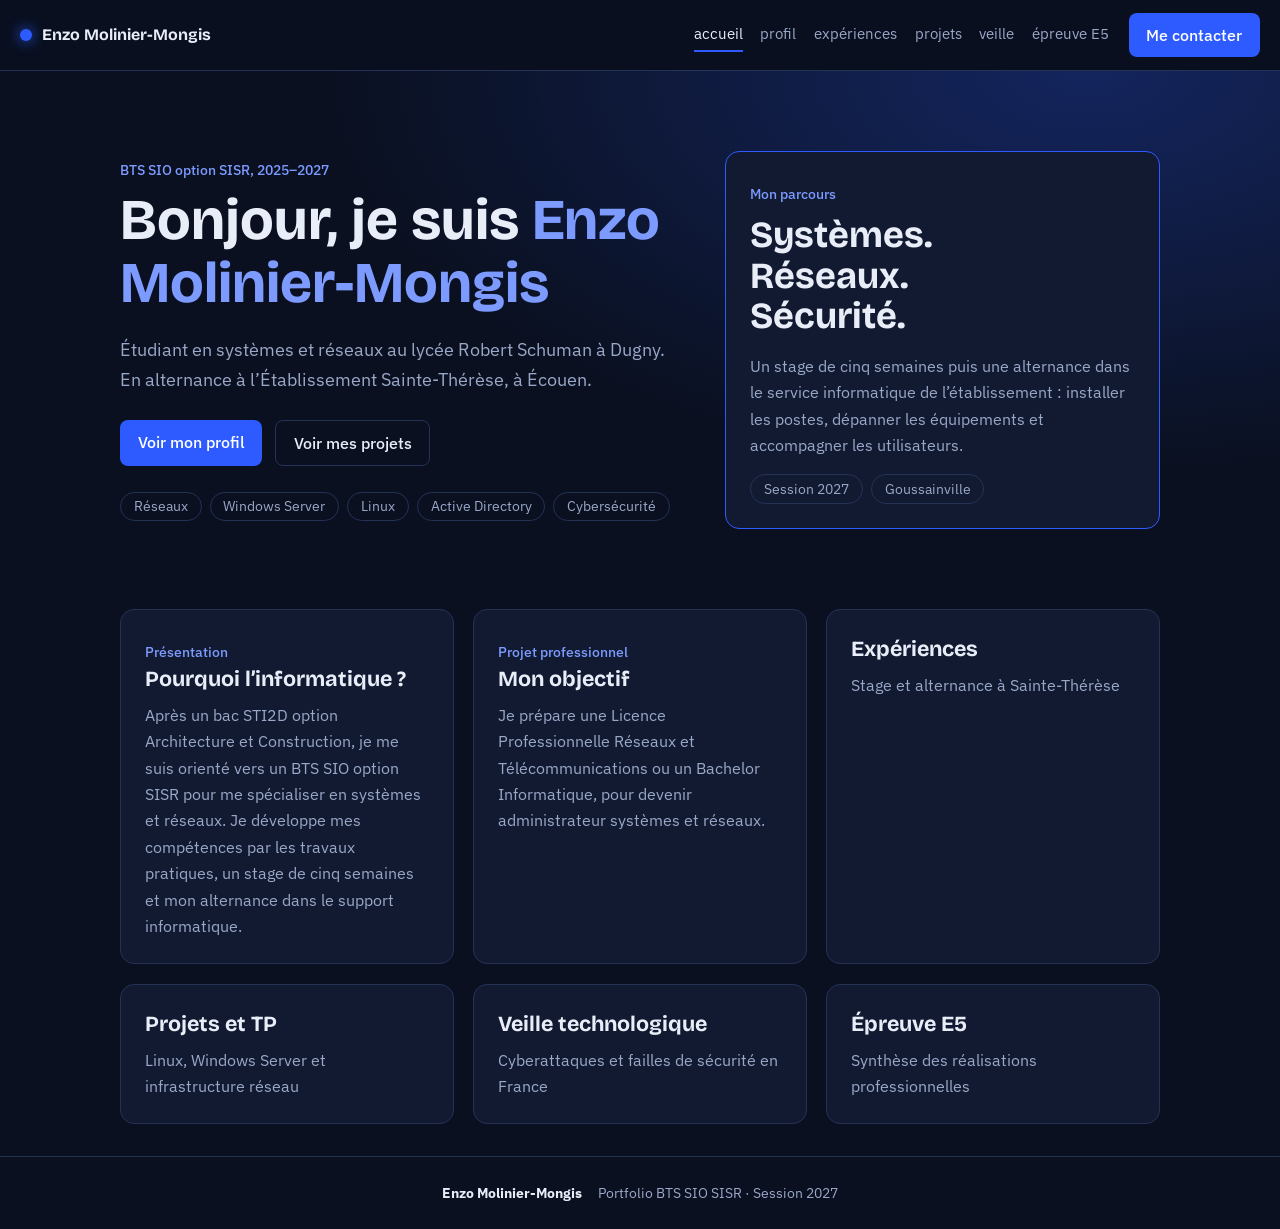
<file: index.html>
<!DOCTYPE html>
<html lang="fr"><head><meta charset="UTF-8"><meta name="viewport" content="width=device-width, initial-scale=1"><title>Accueil — Enzo Molinier-Mongis</title><meta name="description" content="Portfolio BTS SIO SISR, session 2027 — Enzo Molinier-Mongis, lycée Robert Schuman, Dugny."><link rel="preconnect" href="https://fonts.googleapis.com"><link rel="stylesheet" href="https://fonts.googleapis.com/css2?family=Bricolage+Grotesque:wght@500;700&family=IBM+Plex+Sans:wght@400;500&display=swap"><link rel="stylesheet" href="style.css"></head><body><a href="#main" class="skip">Aller au contenu</a>
<header class="bar"><a class="brand" href="index.html"><i></i>Enzo Molinier-Mongis</a><nav class="links" id="menu" aria-label="Navigation principale"><a href="index.html" class="on" aria-current="page">accueil</a><a href="profil.html">profil</a><a href="stages.html">expériences</a><a href="projets.html">projets</a><a href="veille.html">veille</a><a href="e5.html">épreuve E5</a></nav><a class="cta" href="mailto:enzomongis.pro@gmail.com">Me contacter</a><button id="burger" aria-label="Ouvrir le menu" aria-expanded="false" aria-controls="menu"><span></span><span></span></button></header>
<main id="main"><section class="hero"><div class="wrap two"><div><p class="tag">BTS SIO option SISR, 2025–2027</p><h1>Bonjour, je suis <em>Enzo Molinier-Mongis</em></h1><p class="lead">Étudiant en systèmes et réseaux au lycée Robert Schuman à Dugny. En alternance à l’Établissement Sainte-Thérèse, à Écouen.</p><div class="acts"><a class="btn" href="profil.html">Voir mon profil</a><a class="btn ghost" href="projets.html">Voir mes projets</a></div><div class="pills"><span>Réseaux</span><span>Windows Server</span><span>Linux</span><span>Active Directory</span><span>Cybersécurité</span></div></div><aside class="card big"><p class="tag">Mon parcours</p><p class="mega">Systèmes.<br>Réseaux.<br>Sécurité.</p><p>Un stage de cinq semaines puis une alternance dans le service informatique de l’établissement : installer les postes, dépanner les équipements et accompagner les utilisateurs.</p><div class="pills"><span>Session 2027</span><span>Goussainville</span></div></aside></div></section>
<section><div class="wrap grid"><article class="card"><p class="tag">Présentation</p><h2>Pourquoi l’informatique ?</h2><p>Après un bac STI2D option Architecture et Construction, je me suis orienté vers un BTS SIO option SISR pour me spécialiser en systèmes et réseaux. Je développe mes compétences par les travaux pratiques, un stage de cinq semaines et mon alternance dans le support informatique.</p></article><article class="card"><p class="tag">Projet professionnel</p><h2>Mon objectif</h2><p>Je prépare une Licence Professionnelle Réseaux et Télécommunications ou un Bachelor Informatique, pour devenir administrateur systèmes et réseaux.</p></article><a class="card nav" href="stages.html"><h2>Expériences</h2><p>Stage et alternance à Sainte-Thérèse</p></a><a class="card nav" href="projets.html"><h2>Projets et TP</h2><p>Linux, Windows Server et infrastructure réseau</p></a><a class="card nav" href="veille.html"><h2>Veille technologique</h2><p>Cyberattaques et failles de sécurité en France</p></a><a class="card nav" href="e5.html"><h2>Épreuve E5</h2><p>Synthèse des réalisations professionnelles</p></a></div></section></main>
<footer><b>Enzo Molinier-Mongis</b><span>Portfolio BTS SIO SISR · Session 2027</span></footer><script src="script.js"></script></body></html>
</file>
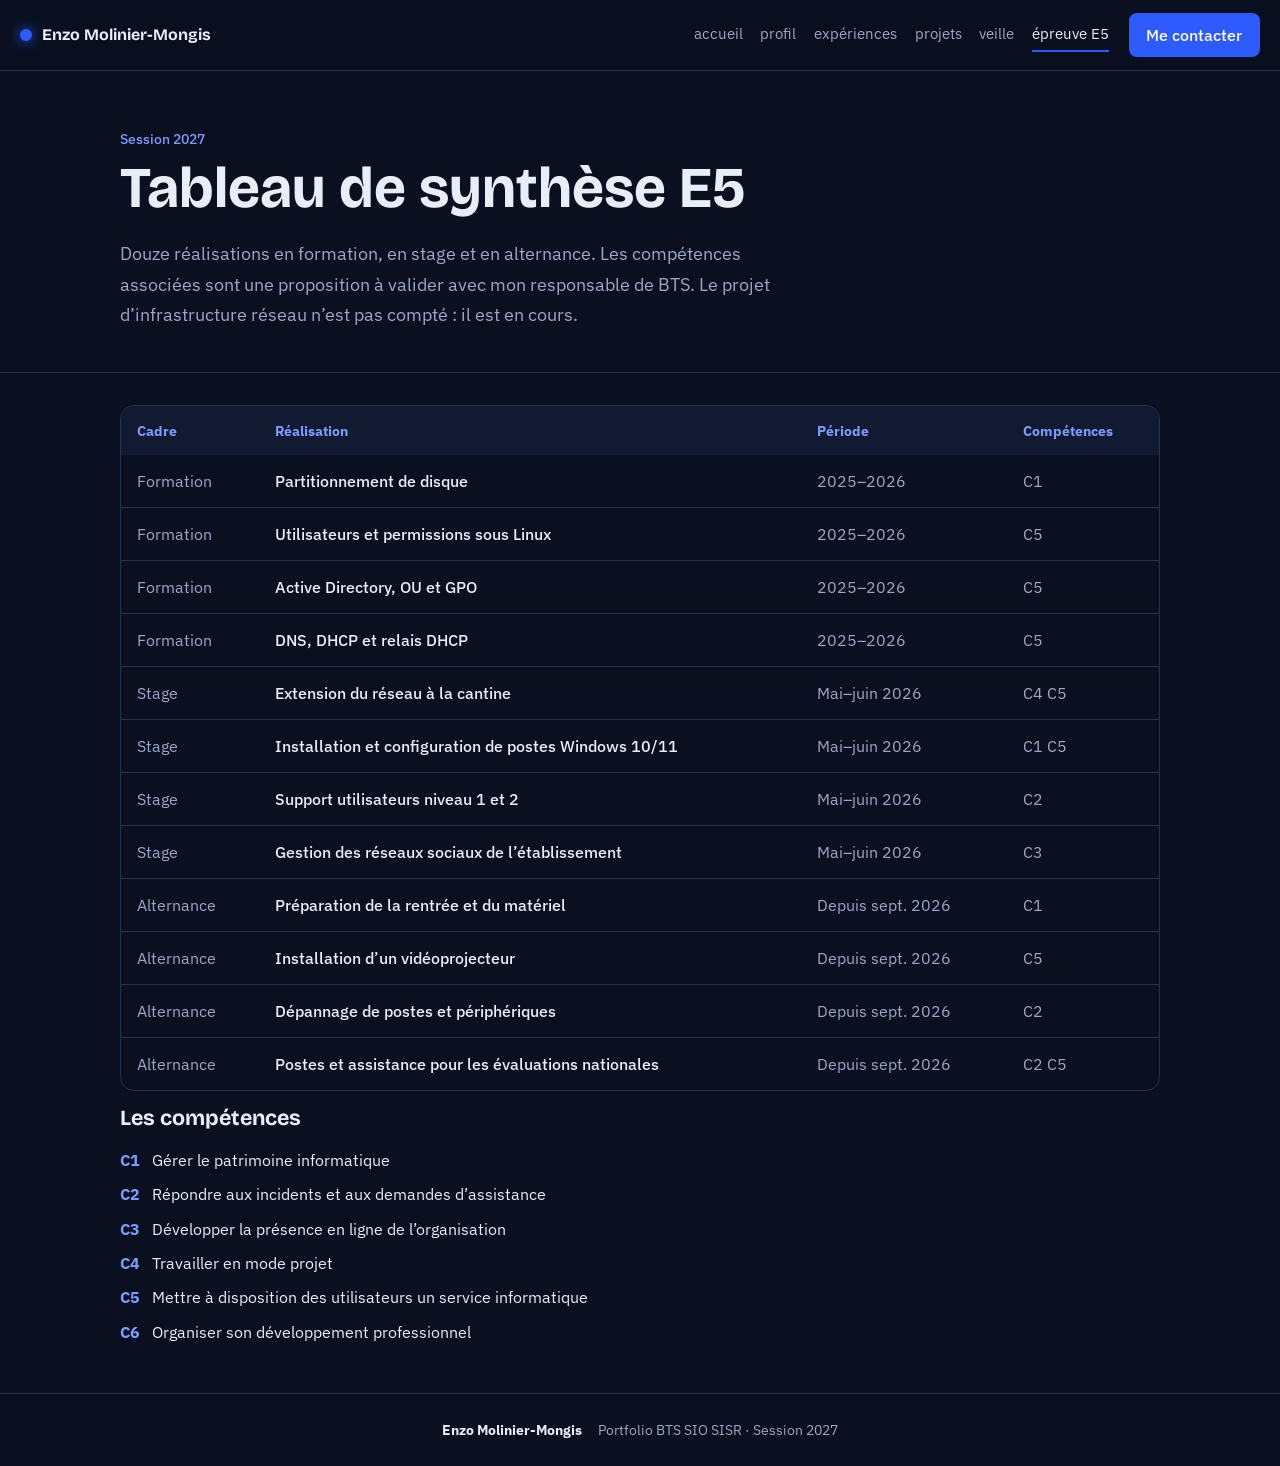
<file: e5.html>
<!DOCTYPE html>
<html lang="fr"><head><meta charset="UTF-8"><meta name="viewport" content="width=device-width, initial-scale=1"><title>Épreuve E5 — Enzo Molinier-Mongis</title><meta name="description" content="Portfolio BTS SIO SISR, session 2027 — Enzo Molinier-Mongis, lycée Robert Schuman, Dugny."><link rel="preconnect" href="https://fonts.googleapis.com"><link rel="stylesheet" href="https://fonts.googleapis.com/css2?family=Bricolage+Grotesque:wght@500;700&family=IBM+Plex+Sans:wght@400;500&display=swap"><link rel="stylesheet" href="style.css"></head><body><a href="#main" class="skip">Aller au contenu</a>
<header class="bar"><a class="brand" href="index.html"><i></i>Enzo Molinier-Mongis</a><nav class="links" id="menu" aria-label="Navigation principale"><a href="index.html">accueil</a><a href="profil.html">profil</a><a href="stages.html">expériences</a><a href="projets.html">projets</a><a href="veille.html">veille</a><a href="e5.html" class="on" aria-current="page">épreuve E5</a></nav><a class="cta" href="mailto:enzomongis.pro@gmail.com">Me contacter</a><button id="burger" aria-label="Ouvrir le menu" aria-expanded="false" aria-controls="menu"><span></span><span></span></button></header>
<main id="main"><section class="phero"><div class="wrap"><p class="tag">Session 2027</p><h1>Tableau de synthèse E5</h1><p class="lead">Douze réalisations en formation, en stage et en alternance. Les compétences associées sont une proposition à valider avec mon responsable de BTS. Le projet d’infrastructure réseau n’est pas compté : il est en cours.</p></div></section><section><div class="wrap"><div class="scroll"><table><thead><tr><th>Cadre</th><th>Réalisation</th><th>Période</th><th>Compétences</th></tr></thead><tbody><tr><td>Formation</td><th scope="row">Partitionnement de disque</th><td>2025–2026</td><td>C1</td></tr><tr><td>Formation</td><th scope="row">Utilisateurs et permissions sous Linux</th><td>2025–2026</td><td>C5</td></tr><tr><td>Formation</td><th scope="row">Active Directory, OU et GPO</th><td>2025–2026</td><td>C5</td></tr><tr><td>Formation</td><th scope="row">DNS, DHCP et relais DHCP</th><td>2025–2026</td><td>C5</td></tr><tr><td>Stage</td><th scope="row">Extension du réseau à la cantine</th><td>Mai–juin 2026</td><td>C4 C5</td></tr><tr><td>Stage</td><th scope="row">Installation et configuration de postes Windows 10/11</th><td>Mai–juin 2026</td><td>C1 C5</td></tr><tr><td>Stage</td><th scope="row">Support utilisateurs niveau 1 et 2</th><td>Mai–juin 2026</td><td>C2</td></tr><tr><td>Stage</td><th scope="row">Gestion des réseaux sociaux de l’établissement</th><td>Mai–juin 2026</td><td>C3</td></tr><tr><td>Alternance</td><th scope="row">Préparation de la rentrée et du matériel</th><td>Depuis sept. 2026</td><td>C1</td></tr><tr><td>Alternance</td><th scope="row">Installation d’un vidéoprojecteur</th><td>Depuis sept. 2026</td><td>C5</td></tr><tr><td>Alternance</td><th scope="row">Dépannage de postes et périphériques</th><td>Depuis sept. 2026</td><td>C2</td></tr><tr><td>Alternance</td><th scope="row">Postes et assistance pour les évaluations nationales</th><td>Depuis sept. 2026</td><td>C2 C5</td></tr></tbody></table></div><h2 class="sh">Les compétences</h2><ul class="comp"><li><b>C1</b> Gérer le patrimoine informatique</li><li><b>C2</b> Répondre aux incidents et aux demandes d’assistance</li><li><b>C3</b> Développer la présence en ligne de l’organisation</li><li><b>C4</b> Travailler en mode projet</li><li><b>C5</b> Mettre à disposition des utilisateurs un service informatique</li><li><b>C6</b> Organiser son développement professionnel</li></ul></div></section></main>
<footer><b>Enzo Molinier-Mongis</b><span>Portfolio BTS SIO SISR · Session 2027</span></footer><script src="script.js"></script></body></html>
</file>
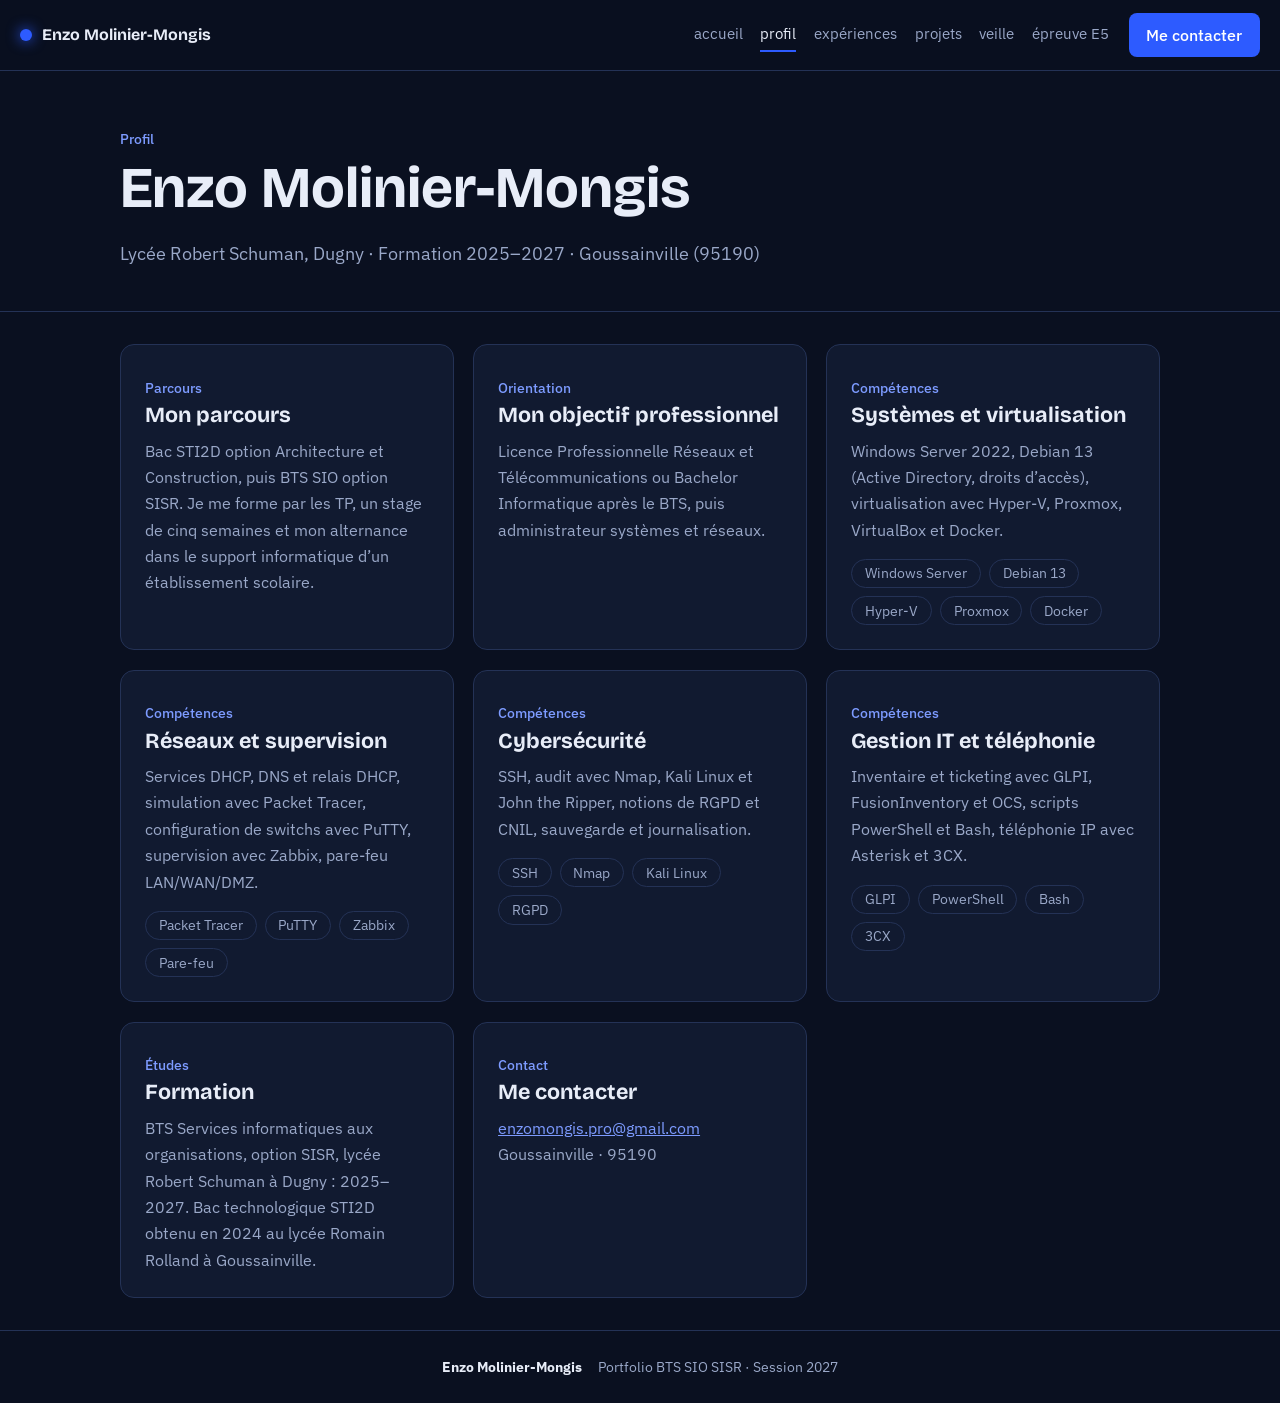
<file: profil.html>
<!DOCTYPE html>
<html lang="fr"><head><meta charset="UTF-8"><meta name="viewport" content="width=device-width, initial-scale=1"><title>Profil — Enzo Molinier-Mongis</title><meta name="description" content="Portfolio BTS SIO SISR, session 2027 — Enzo Molinier-Mongis, lycée Robert Schuman, Dugny."><link rel="preconnect" href="https://fonts.googleapis.com"><link rel="stylesheet" href="https://fonts.googleapis.com/css2?family=Bricolage+Grotesque:wght@500;700&family=IBM+Plex+Sans:wght@400;500&display=swap"><link rel="stylesheet" href="style.css"></head><body><a href="#main" class="skip">Aller au contenu</a>
<header class="bar"><a class="brand" href="index.html"><i></i>Enzo Molinier-Mongis</a><nav class="links" id="menu" aria-label="Navigation principale"><a href="index.html">accueil</a><a href="profil.html" class="on" aria-current="page">profil</a><a href="stages.html">expériences</a><a href="projets.html">projets</a><a href="veille.html">veille</a><a href="e5.html">épreuve E5</a></nav><a class="cta" href="mailto:enzomongis.pro@gmail.com">Me contacter</a><button id="burger" aria-label="Ouvrir le menu" aria-expanded="false" aria-controls="menu"><span></span><span></span></button></header>
<main id="main"><section class="phero"><div class="wrap"><p class="tag">Profil</p><h1>Enzo Molinier-Mongis</h1><p class="lead">Lycée Robert Schuman, Dugny · Formation 2025–2027 · Goussainville (95190)</p></div></section><section><div class="wrap grid"><article class="card"><p class="tag">Parcours</p><h2>Mon parcours</h2><p>Bac STI2D option Architecture et Construction, puis BTS SIO option SISR. Je me forme par les TP, un stage de cinq semaines et mon alternance dans le support informatique d’un établissement scolaire.</p></article><article class="card"><p class="tag">Orientation</p><h2>Mon objectif professionnel</h2><p>Licence Professionnelle Réseaux et Télécommunications ou Bachelor Informatique après le BTS, puis administrateur systèmes et réseaux.</p></article><article class="card"><p class="tag">Compétences</p><h2>Systèmes et virtualisation</h2><p>Windows Server 2022, Debian 13 (Active Directory, droits d’accès), virtualisation avec Hyper-V, Proxmox, VirtualBox et Docker.</p><div class="pills"><span>Windows Server</span><span>Debian 13</span><span>Hyper-V</span><span>Proxmox</span><span>Docker</span></div></article><article class="card"><p class="tag">Compétences</p><h2>Réseaux et supervision</h2><p>Services DHCP, DNS et relais DHCP, simulation avec Packet Tracer, configuration de switchs avec PuTTY, supervision avec Zabbix, pare-feu LAN/WAN/DMZ.</p><div class="pills"><span>Packet Tracer</span><span>PuTTY</span><span>Zabbix</span><span>Pare-feu</span></div></article><article class="card"><p class="tag">Compétences</p><h2>Cybersécurité</h2><p>SSH, audit avec Nmap, Kali Linux et John the Ripper, notions de RGPD et CNIL, sauvegarde et journalisation.</p><div class="pills"><span>SSH</span><span>Nmap</span><span>Kali Linux</span><span>RGPD</span></div></article><article class="card"><p class="tag">Compétences</p><h2>Gestion IT et téléphonie</h2><p>Inventaire et ticketing avec GLPI, FusionInventory et OCS, scripts PowerShell et Bash, téléphonie IP avec Asterisk et 3CX.</p><div class="pills"><span>GLPI</span><span>PowerShell</span><span>Bash</span><span>3CX</span></div></article><article class="card"><p class="tag">Études</p><h2>Formation</h2><p>BTS Services informatiques aux organisations, option SISR, lycée Robert Schuman à Dugny : 2025–2027. Bac technologique STI2D obtenu en 2024 au lycée Romain Rolland à Goussainville.</p></article><article class="card"><p class="tag">Contact</p><h2>Me contacter</h2><p><a href="mailto:enzomongis.pro@gmail.com">enzomongis.pro@gmail.com</a><br>Goussainville · 95190</p></article></div></section></main>
<footer><b>Enzo Molinier-Mongis</b><span>Portfolio BTS SIO SISR · Session 2027</span></footer><script src="script.js"></script></body></html>
</file>
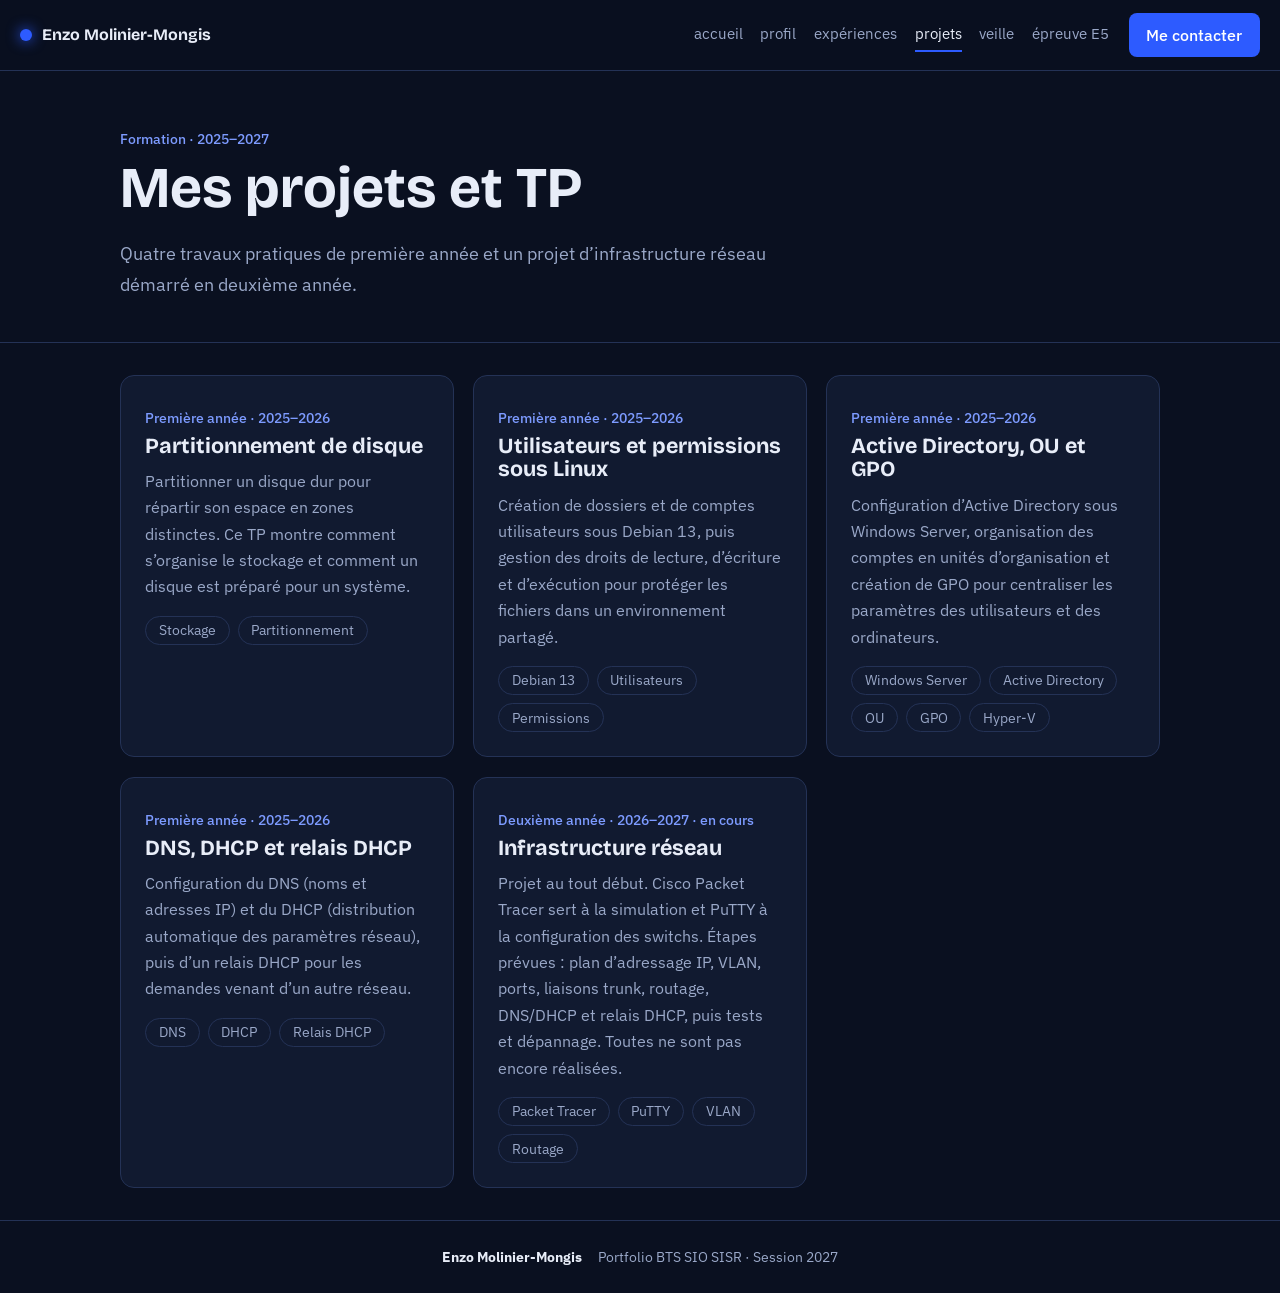
<file: projets.html>
<!DOCTYPE html>
<html lang="fr"><head><meta charset="UTF-8"><meta name="viewport" content="width=device-width, initial-scale=1"><title>Projets et TP — Enzo Molinier-Mongis</title><meta name="description" content="Portfolio BTS SIO SISR, session 2027 — Enzo Molinier-Mongis, lycée Robert Schuman, Dugny."><link rel="preconnect" href="https://fonts.googleapis.com"><link rel="stylesheet" href="https://fonts.googleapis.com/css2?family=Bricolage+Grotesque:wght@500;700&family=IBM+Plex+Sans:wght@400;500&display=swap"><link rel="stylesheet" href="style.css"></head><body><a href="#main" class="skip">Aller au contenu</a>
<header class="bar"><a class="brand" href="index.html"><i></i>Enzo Molinier-Mongis</a><nav class="links" id="menu" aria-label="Navigation principale"><a href="index.html">accueil</a><a href="profil.html">profil</a><a href="stages.html">expériences</a><a href="projets.html" class="on" aria-current="page">projets</a><a href="veille.html">veille</a><a href="e5.html">épreuve E5</a></nav><a class="cta" href="mailto:enzomongis.pro@gmail.com">Me contacter</a><button id="burger" aria-label="Ouvrir le menu" aria-expanded="false" aria-controls="menu"><span></span><span></span></button></header>
<main id="main"><section class="phero"><div class="wrap"><p class="tag">Formation · 2025–2027</p><h1>Mes projets et TP</h1><p class="lead">Quatre travaux pratiques de première année et un projet d’infrastructure réseau démarré en deuxième année.</p></div></section><section><div class="wrap grid"><article class="card"><p class="tag">Première année · 2025–2026</p><h2>Partitionnement de disque</h2><p>Partitionner un disque dur pour répartir son espace en zones distinctes. Ce TP montre comment s’organise le stockage et comment un disque est préparé pour un système.</p><div class="pills"><span>Stockage</span><span>Partitionnement</span></div></article><article class="card"><p class="tag">Première année · 2025–2026</p><h2>Utilisateurs et permissions sous Linux</h2><p>Création de dossiers et de comptes utilisateurs sous Debian 13, puis gestion des droits de lecture, d’écriture et d’exécution pour protéger les fichiers dans un environnement partagé.</p><div class="pills"><span>Debian 13</span><span>Utilisateurs</span><span>Permissions</span></div></article><article class="card"><p class="tag">Première année · 2025–2026</p><h2>Active Directory, OU et GPO</h2><p>Configuration d’Active Directory sous Windows Server, organisation des comptes en unités d’organisation et création de GPO pour centraliser les paramètres des utilisateurs et des ordinateurs.</p><div class="pills"><span>Windows Server</span><span>Active Directory</span><span>OU</span><span>GPO</span><span>Hyper-V</span></div></article><article class="card"><p class="tag">Première année · 2025–2026</p><h2>DNS, DHCP et relais DHCP</h2><p>Configuration du DNS (noms et adresses IP) et du DHCP (distribution automatique des paramètres réseau), puis d’un relais DHCP pour les demandes venant d’un autre réseau.</p><div class="pills"><span>DNS</span><span>DHCP</span><span>Relais DHCP</span></div></article><article class="card"><p class="tag">Deuxième année · 2026–2027 · en cours</p><h2>Infrastructure réseau</h2><p>Projet au tout début. Cisco Packet Tracer sert à la simulation et PuTTY à la configuration des switchs. Étapes prévues : plan d’adressage IP, VLAN, ports, liaisons trunk, routage, DNS/DHCP et relais DHCP, puis tests et dépannage. Toutes ne sont pas encore réalisées.</p><div class="pills"><span>Packet Tracer</span><span>PuTTY</span><span>VLAN</span><span>Routage</span></div></article></div></section></main>
<footer><b>Enzo Molinier-Mongis</b><span>Portfolio BTS SIO SISR · Session 2027</span></footer><script src="script.js"></script></body></html>
</file>
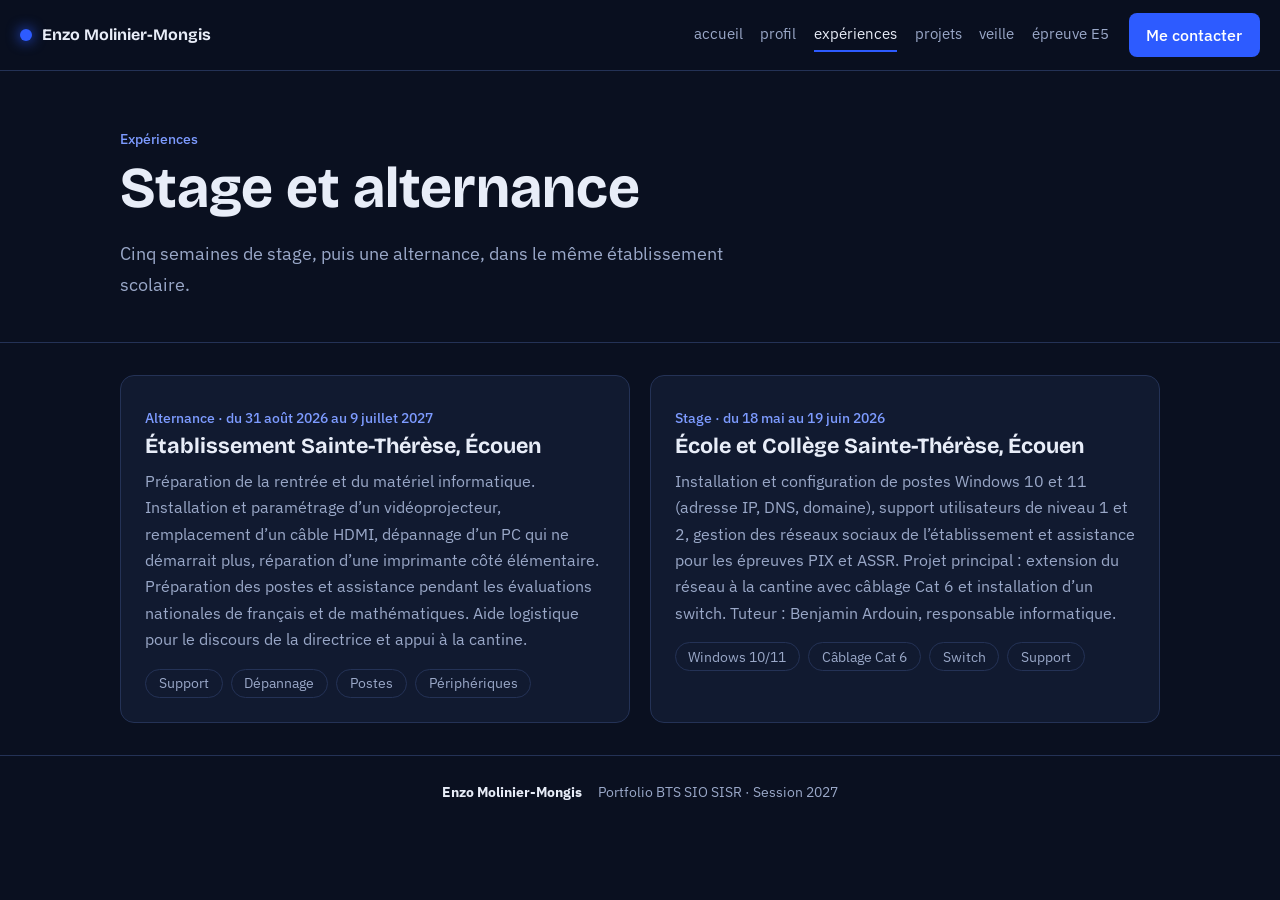
<file: stages.html>
<!DOCTYPE html>
<html lang="fr"><head><meta charset="UTF-8"><meta name="viewport" content="width=device-width, initial-scale=1"><title>Expériences — Enzo Molinier-Mongis</title><meta name="description" content="Portfolio BTS SIO SISR, session 2027 — Enzo Molinier-Mongis, lycée Robert Schuman, Dugny."><link rel="preconnect" href="https://fonts.googleapis.com"><link rel="stylesheet" href="https://fonts.googleapis.com/css2?family=Bricolage+Grotesque:wght@500;700&family=IBM+Plex+Sans:wght@400;500&display=swap"><link rel="stylesheet" href="style.css"></head><body><a href="#main" class="skip">Aller au contenu</a>
<header class="bar"><a class="brand" href="index.html"><i></i>Enzo Molinier-Mongis</a><nav class="links" id="menu" aria-label="Navigation principale"><a href="index.html">accueil</a><a href="profil.html">profil</a><a href="stages.html" class="on" aria-current="page">expériences</a><a href="projets.html">projets</a><a href="veille.html">veille</a><a href="e5.html">épreuve E5</a></nav><a class="cta" href="mailto:enzomongis.pro@gmail.com">Me contacter</a><button id="burger" aria-label="Ouvrir le menu" aria-expanded="false" aria-controls="menu"><span></span><span></span></button></header>
<main id="main"><section class="phero"><div class="wrap"><p class="tag">Expériences</p><h1>Stage et alternance</h1><p class="lead">Cinq semaines de stage, puis une alternance, dans le même établissement scolaire.</p></div></section><section><div class="wrap grid"><article class="card"><p class="tag">Alternance · du 31 août 2026 au 9 juillet 2027</p><h2>Établissement Sainte-Thérèse, Écouen</h2><p>Préparation de la rentrée et du matériel informatique. Installation et paramétrage d’un vidéoprojecteur, remplacement d’un câble HDMI, dépannage d’un PC qui ne démarrait plus, réparation d’une imprimante côté élémentaire. Préparation des postes et assistance pendant les évaluations nationales de français et de mathématiques. Aide logistique pour le discours de la directrice et appui à la cantine.</p><div class="pills"><span>Support</span><span>Dépannage</span><span>Postes</span><span>Périphériques</span></div></article><article class="card"><p class="tag">Stage · du 18 mai au 19 juin 2026</p><h2>École et Collège Sainte-Thérèse, Écouen</h2><p>Installation et configuration de postes Windows 10 et 11 (adresse IP, DNS, domaine), support utilisateurs de niveau 1 et 2, gestion des réseaux sociaux de l’établissement et assistance pour les épreuves PIX et ASSR. Projet principal : extension du réseau à la cantine avec câblage Cat 6 et installation d’un switch. Tuteur : Benjamin Ardouin, responsable informatique.</p><div class="pills"><span>Windows 10/11</span><span>Câblage Cat 6</span><span>Switch</span><span>Support</span></div></article></div></section></main>
<footer><b>Enzo Molinier-Mongis</b><span>Portfolio BTS SIO SISR · Session 2027</span></footer><script src="script.js"></script></body></html>
</file>
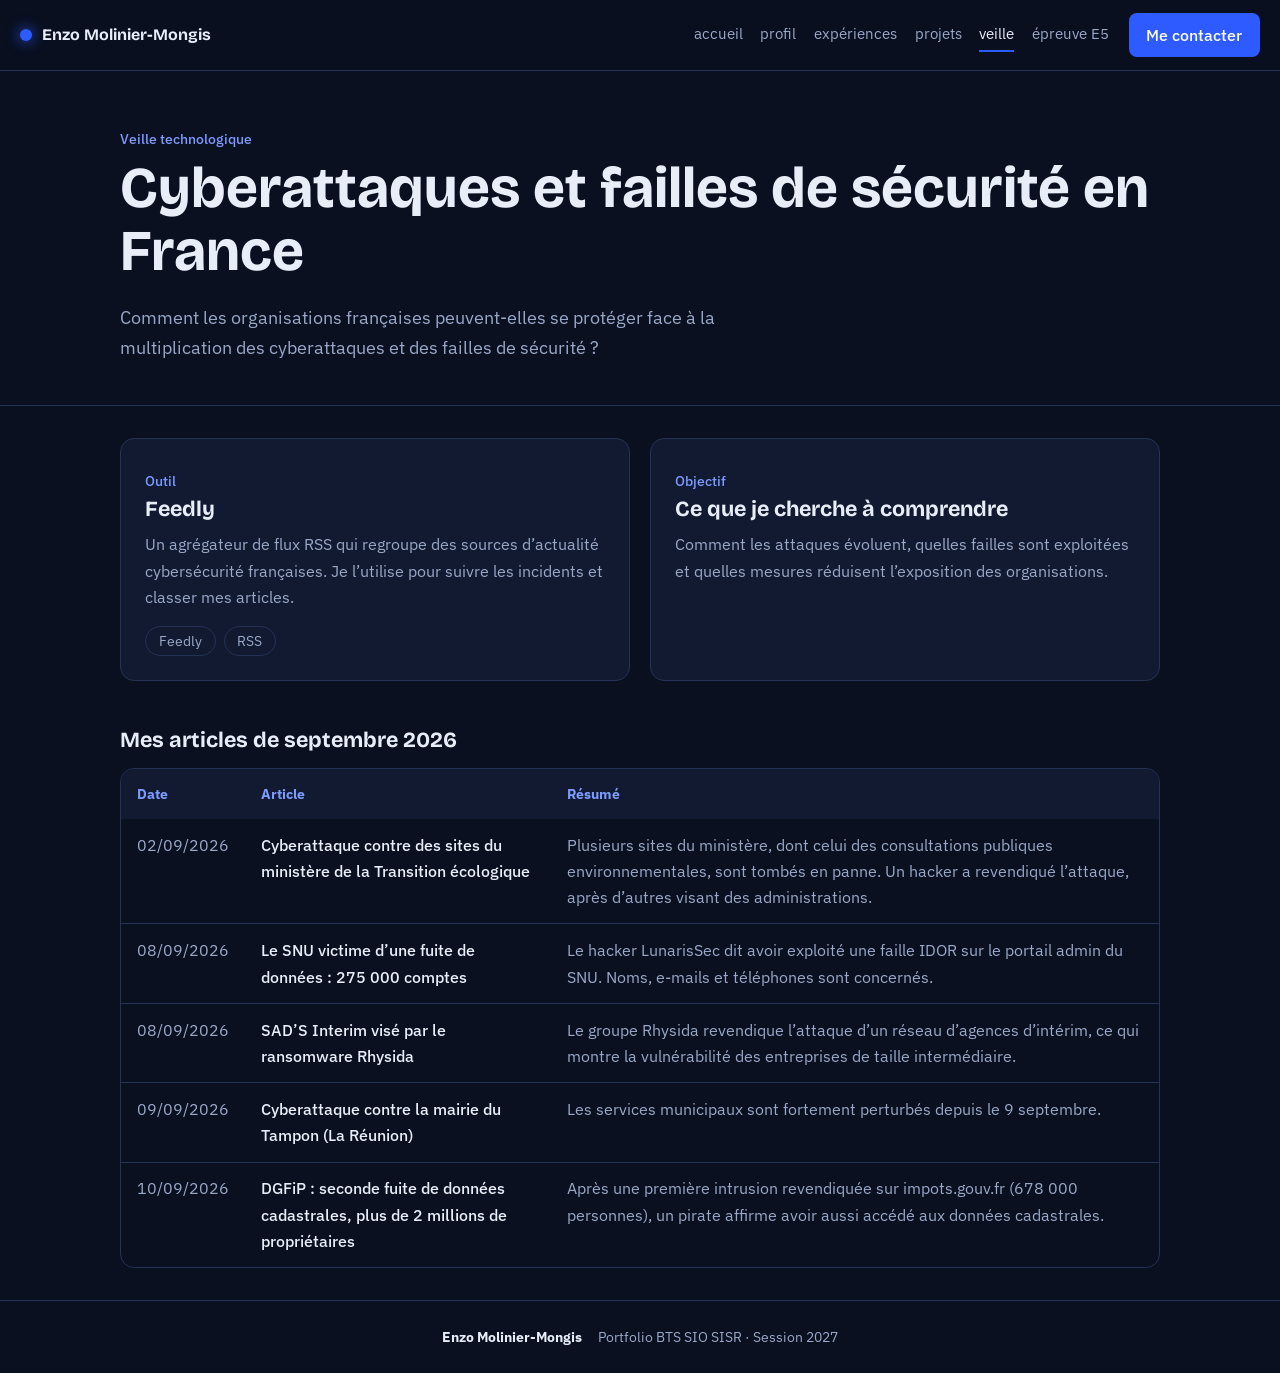
<file: veille.html>
<!DOCTYPE html>
<html lang="fr"><head><meta charset="UTF-8"><meta name="viewport" content="width=device-width, initial-scale=1"><title>Veille technologique — Enzo Molinier-Mongis</title><meta name="description" content="Portfolio BTS SIO SISR, session 2027 — Enzo Molinier-Mongis, lycée Robert Schuman, Dugny."><link rel="preconnect" href="https://fonts.googleapis.com"><link rel="stylesheet" href="https://fonts.googleapis.com/css2?family=Bricolage+Grotesque:wght@500;700&family=IBM+Plex+Sans:wght@400;500&display=swap"><link rel="stylesheet" href="style.css"></head><body><a href="#main" class="skip">Aller au contenu</a>
<header class="bar"><a class="brand" href="index.html"><i></i>Enzo Molinier-Mongis</a><nav class="links" id="menu" aria-label="Navigation principale"><a href="index.html">accueil</a><a href="profil.html">profil</a><a href="stages.html">expériences</a><a href="projets.html">projets</a><a href="veille.html" class="on" aria-current="page">veille</a><a href="e5.html">épreuve E5</a></nav><a class="cta" href="mailto:enzomongis.pro@gmail.com">Me contacter</a><button id="burger" aria-label="Ouvrir le menu" aria-expanded="false" aria-controls="menu"><span></span><span></span></button></header>
<main id="main"><section class="phero"><div class="wrap"><p class="tag">Veille technologique</p><h1>Cyberattaques et failles de sécurité en France</h1><p class="lead">Comment les organisations françaises peuvent-elles se protéger face à la multiplication des cyberattaques et des failles de sécurité ?</p></div></section><section><div class="wrap grid"><article class="card"><p class="tag">Outil</p><h2>Feedly</h2><p>Un agrégateur de flux RSS qui regroupe des sources d’actualité cybersécurité françaises. Je l’utilise pour suivre les incidents et classer mes articles.</p><div class="pills"><span>Feedly</span><span>RSS</span></div></article><article class="card"><p class="tag">Objectif</p><h2>Ce que je cherche à comprendre</h2><p>Comment les attaques évoluent, quelles failles sont exploitées et quelles mesures réduisent l’exposition des organisations.</p></article></div></section><section><div class="wrap"><h2 class="sh">Mes articles de septembre 2026</h2><div class="scroll"><table><thead><tr><th>Date</th><th>Article</th><th>Résumé</th></tr></thead><tbody><tr><td>02/09/2026</td><th scope="row">Cyberattaque contre des sites du ministère de la Transition écologique</th><td>Plusieurs sites du ministère, dont celui des consultations publiques environnementales, sont tombés en panne. Un hacker a revendiqué l’attaque, après d’autres visant des administrations.</td></tr><tr><td>08/09/2026</td><th scope="row">Le SNU victime d’une fuite de données : 275 000 comptes</th><td>Le hacker LunarisSec dit avoir exploité une faille IDOR sur le portail admin du SNU. Noms, e-mails et téléphones sont concernés.</td></tr><tr><td>08/09/2026</td><th scope="row">SAD’S Interim visé par le ransomware Rhysida</th><td>Le groupe Rhysida revendique l’attaque d’un réseau d’agences d’intérim, ce qui montre la vulnérabilité des entreprises de taille intermédiaire.</td></tr><tr><td>09/09/2026</td><th scope="row">Cyberattaque contre la mairie du Tampon (La Réunion)</th><td>Les services municipaux sont fortement perturbés depuis le 9 septembre.</td></tr><tr><td>10/09/2026</td><th scope="row">DGFiP : seconde fuite de données cadastrales, plus de 2 millions de propriétaires</th><td>Après une première intrusion revendiquée sur impots.gouv.fr (678 000 personnes), un pirate affirme avoir aussi accédé aux données cadastrales.</td></tr></tbody></table></div></div></section></main>
<footer><b>Enzo Molinier-Mongis</b><span>Portfolio BTS SIO SISR · Session 2027</span></footer><script src="script.js"></script></body></html>
</file>
<file: style.css>
:root{--bg:#0a1020;--sf:#111a30;--ln:#243256;--tx:#e8edf8;--mu:#9aa8c8;--ac:#2d5bff;--ac2:#7d9bff}
*{box-sizing:border-box}html{scroll-behavior:smooth}body{margin:0;background:var(--bg);color:var(--tx);font:400 1rem/1.65 "IBM Plex Sans",system-ui,sans-serif}
h1,h2,.mega,.brand{font-family:"Bricolage Grotesque","IBM Plex Sans",sans-serif;line-height:1.1;margin:0}
a{color:var(--ac2)}.wrap{max-width:1080px;margin:0 auto;padding:0 1.25rem}.skip{position:absolute;left:-999px}.skip:focus{left:1rem;top:1rem;background:var(--ac);color:#fff;padding:.5rem 1rem;z-index:9}
:focus-visible{outline:2px solid var(--ac2);outline-offset:3px}
.bar{position:sticky;top:0;z-index:5;display:flex;align-items:center;gap:1.25rem;padding:.8rem 1.25rem;background:rgba(10,16,32,.92);backdrop-filter:blur(8px);border-bottom:1px solid var(--ln)}
.brand{color:var(--tx);text-decoration:none;font-weight:700;display:flex;align-items:center;gap:.6rem}.brand i{width:12px;height:12px;border-radius:50%;background:var(--ac);box-shadow:0 0 14px var(--ac)}
.links{display:flex;gap:1.1rem;margin-left:auto}.links a{color:var(--mu);text-decoration:none;font-size:.95rem;padding:.2rem 0;border-bottom:2px solid transparent}.links a:hover,.links a.on{color:var(--tx);border-color:var(--ac)}
.cta,.btn{background:var(--ac);color:#fff;text-decoration:none;padding:.55rem 1.1rem;border-radius:8px;font-weight:500}.cta:hover,.btn:hover{background:#4a73ff}.btn.ghost{background:none;border:1px solid var(--ln);color:var(--tx)}.btn.ghost:hover{border-color:var(--ac2)}
#burger{display:none;background:none;border:1px solid var(--ln);border-radius:8px;width:42px;height:38px;cursor:pointer;margin-left:auto}#burger span{display:block;height:2px;background:var(--tx);margin:6px 10px}
.hero{padding:5rem 0 3rem;background:radial-gradient(60% 80% at 85% 0,rgba(45,91,255,.28),transparent)}.two{display:grid;grid-template-columns:1.3fr 1fr;gap:2.5rem;align-items:center}
h1{font-size:clamp(2.2rem,5vw,3.6rem);margin:.4rem 0 1rem}h1 em{font-style:normal;color:var(--ac2)}h2{font-size:1.35rem;margin:.3rem 0 .6rem}.lead{color:var(--mu);font-size:1.15rem;max-width:60ch}
.tag{margin:0;color:var(--ac2);font-size:.9rem;font-weight:500}.acts{display:flex;gap:.8rem;flex-wrap:wrap;margin:1.6rem 0}
.pills{display:flex;flex-wrap:wrap;gap:.5rem;margin-top:1rem}.pills span{border:1px solid var(--ln);border-radius:999px;padding:.15rem .8rem;font-size:.85rem;color:var(--mu)}
.phero{padding:3.5rem 0 1.5rem;border-bottom:1px solid var(--ln);margin-bottom:2rem}section{padding:0 0 2rem}.hero+section{padding-top:2rem}
.grid{display:grid;grid-template-columns:repeat(auto-fit,minmax(300px,1fr));gap:1.2rem}
.card{background:var(--sf);border:1px solid var(--ln);border-radius:14px;padding:1.5rem}.card p{margin:.4rem 0 0;color:var(--mu)}.card .tag{color:var(--ac2)}.card.big{border-color:var(--ac)}.mega{font-size:2.3rem;font-weight:700;color:var(--tx)!important;margin:.6rem 0 1rem!important}
a.card.nav{text-decoration:none;color:var(--tx)}a.card.nav:hover{border-color:var(--ac)}
.sh{margin:1rem 0}.scroll{overflow-x:auto;border:1px solid var(--ln);border-radius:14px}table{border-collapse:collapse;width:100%;min-width:640px}th,td{text-align:left;vertical-align:top;padding:.8rem 1rem;border-bottom:1px solid var(--ln)}thead th{background:var(--sf);color:var(--ac2);font-size:.9rem}tbody th{font-weight:500}td{color:var(--mu)}tr:last-child>*{border-bottom:0}
.comp{list-style:none;padding:0;display:grid;gap:.5rem}.comp b{color:var(--ac2);margin-right:.5rem}
footer{border-top:1px solid var(--ln);padding:1.5rem 1.25rem;display:flex;gap:1rem;flex-wrap:wrap;justify-content:center;color:var(--mu);font-size:.9rem}footer b{color:var(--tx)}
@media(max-width:860px){.two{grid-template-columns:1fr}.cta{display:none}#burger{display:block}.links{display:none;position:absolute;top:100%;left:0;right:0;flex-direction:column;gap:0;background:var(--bg);border-bottom:1px solid var(--ln);padding:.5rem 1.25rem}.links.open{display:flex}.links a{padding:.7rem 0}}
@media(prefers-reduced-motion:reduce){html{scroll-behavior:auto}}
</file>
